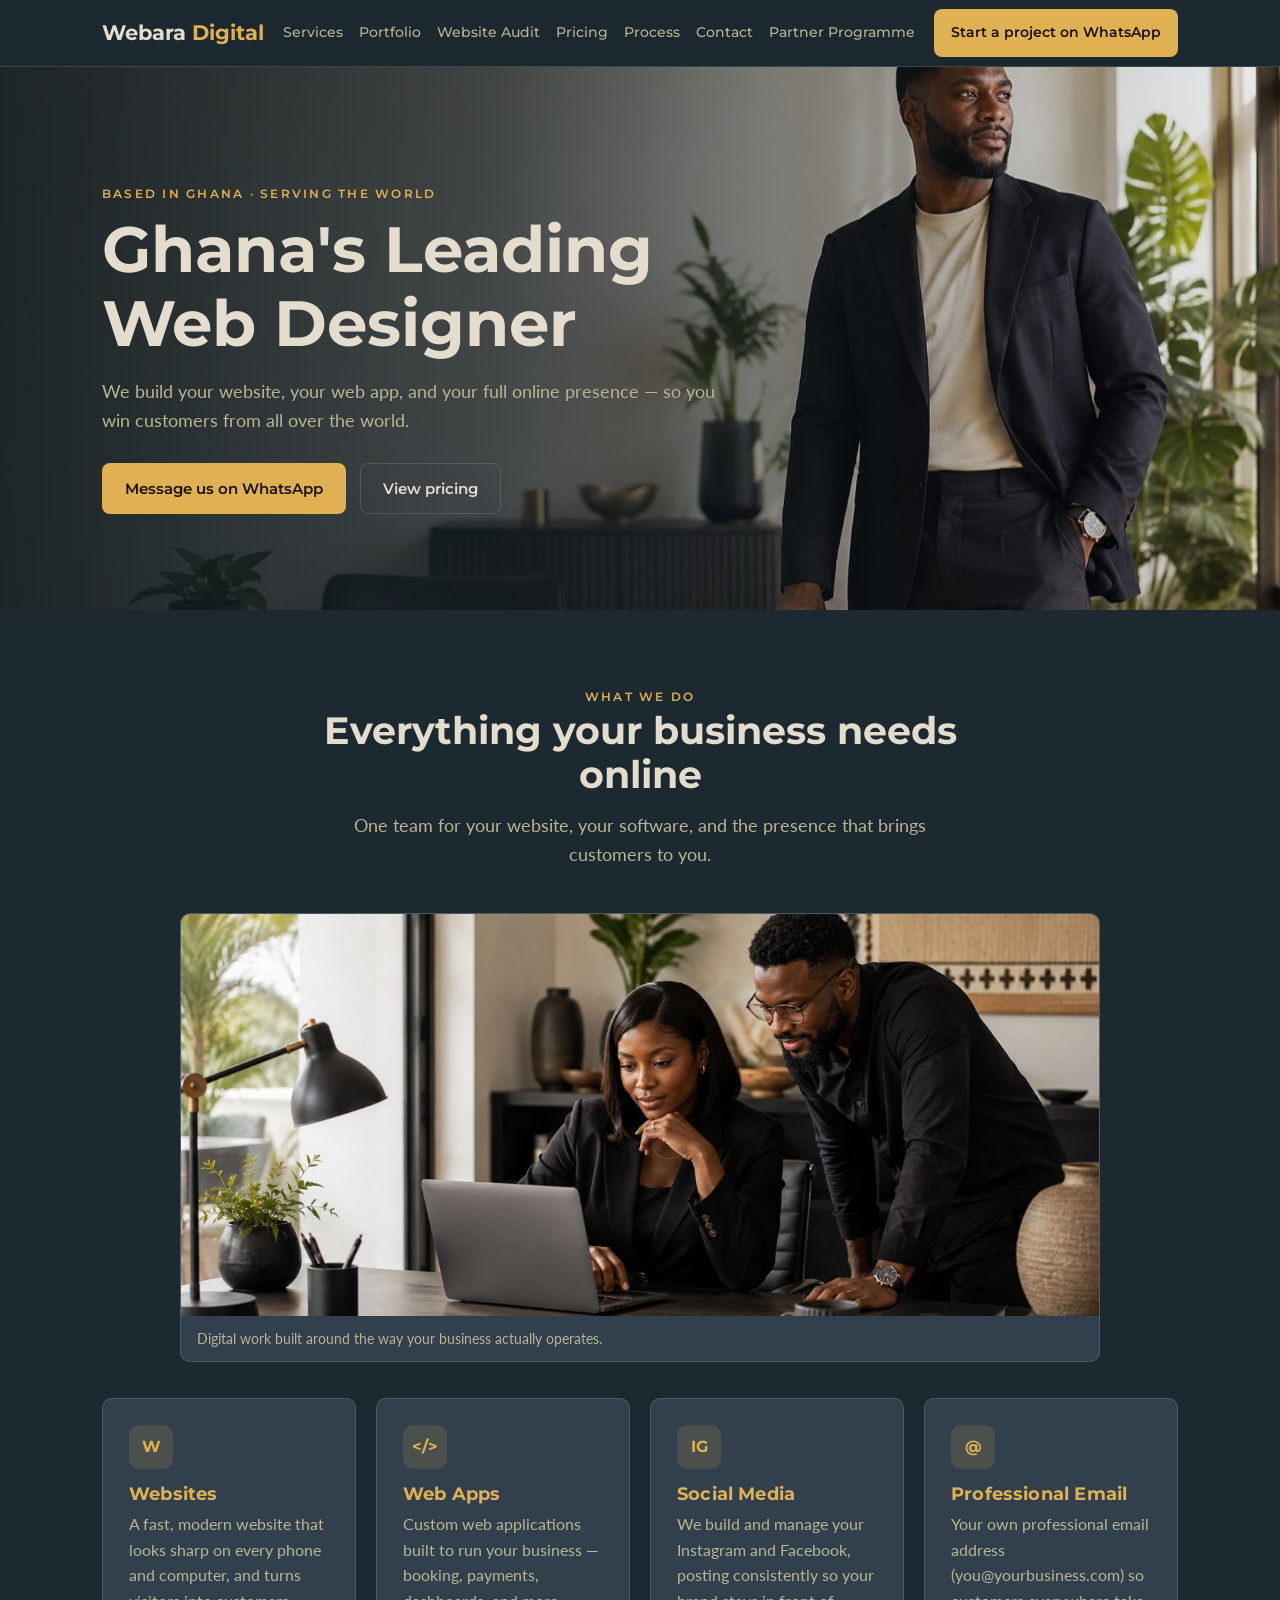
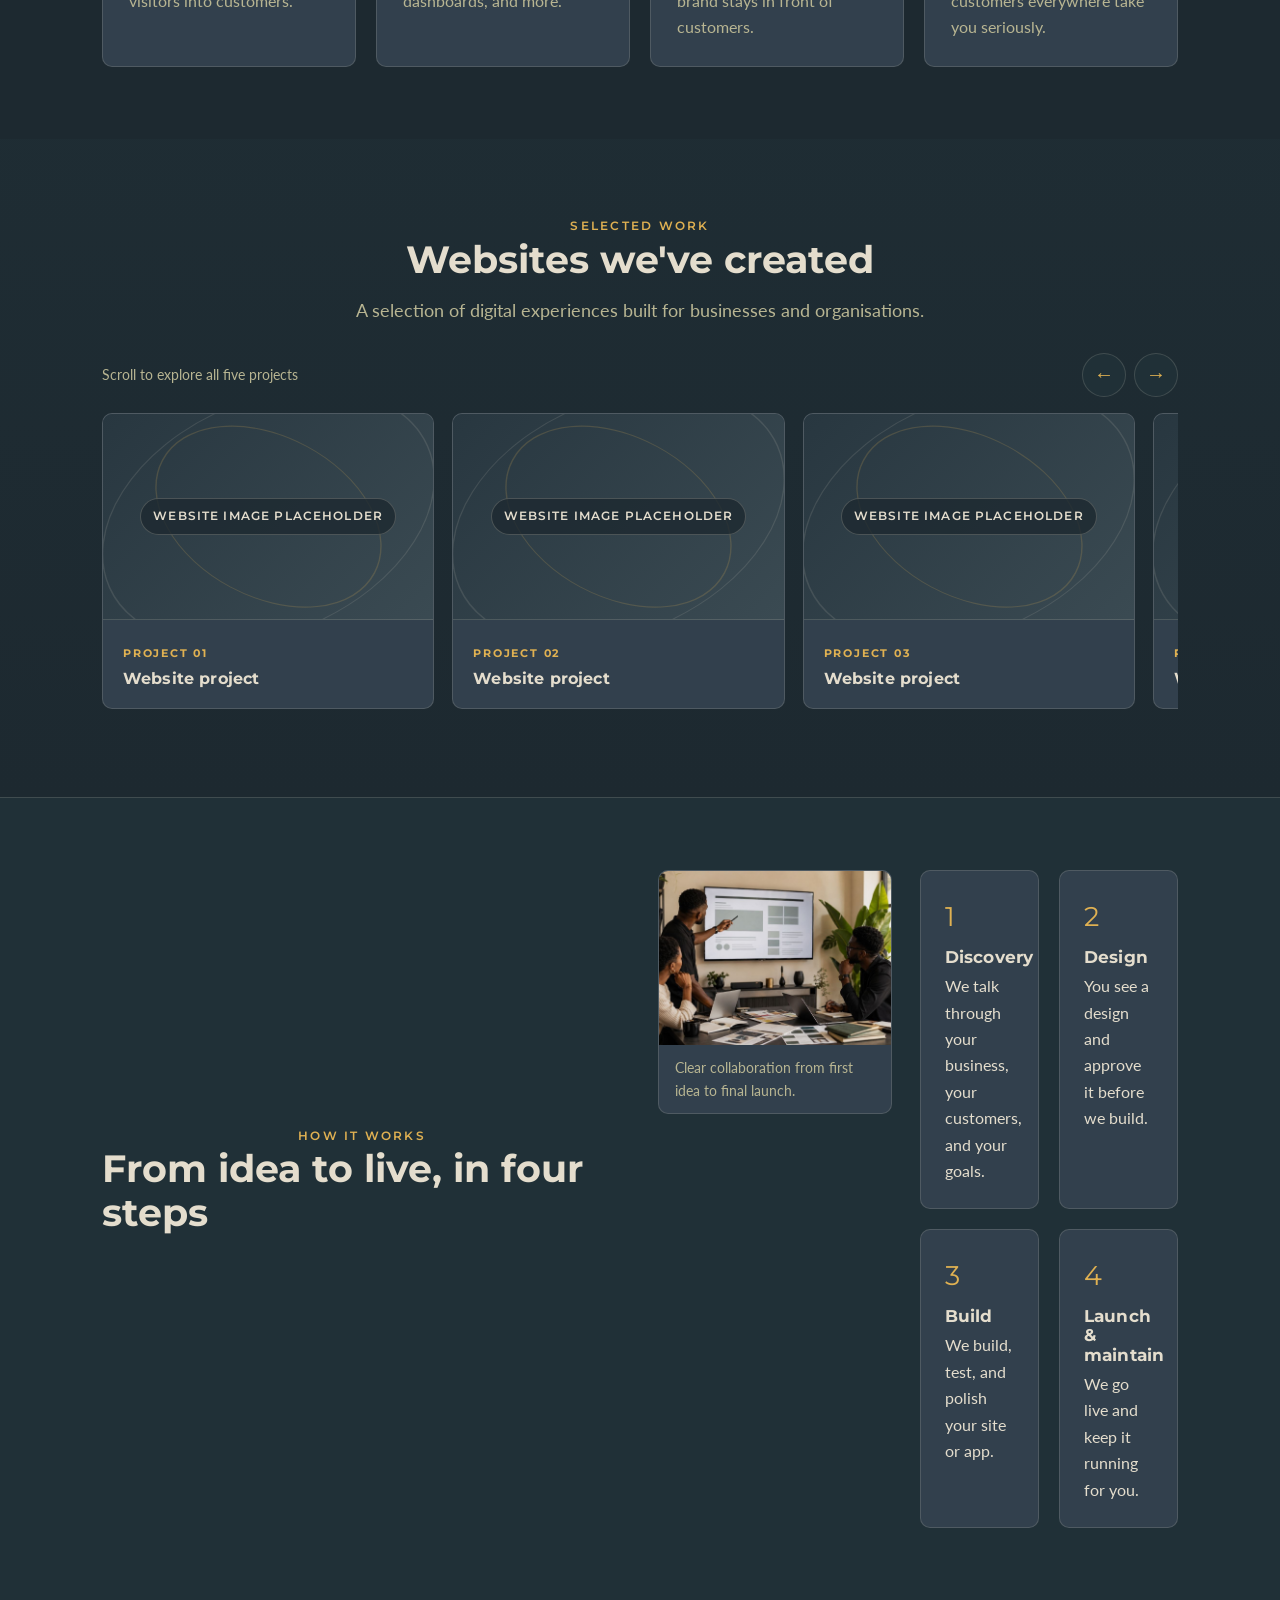
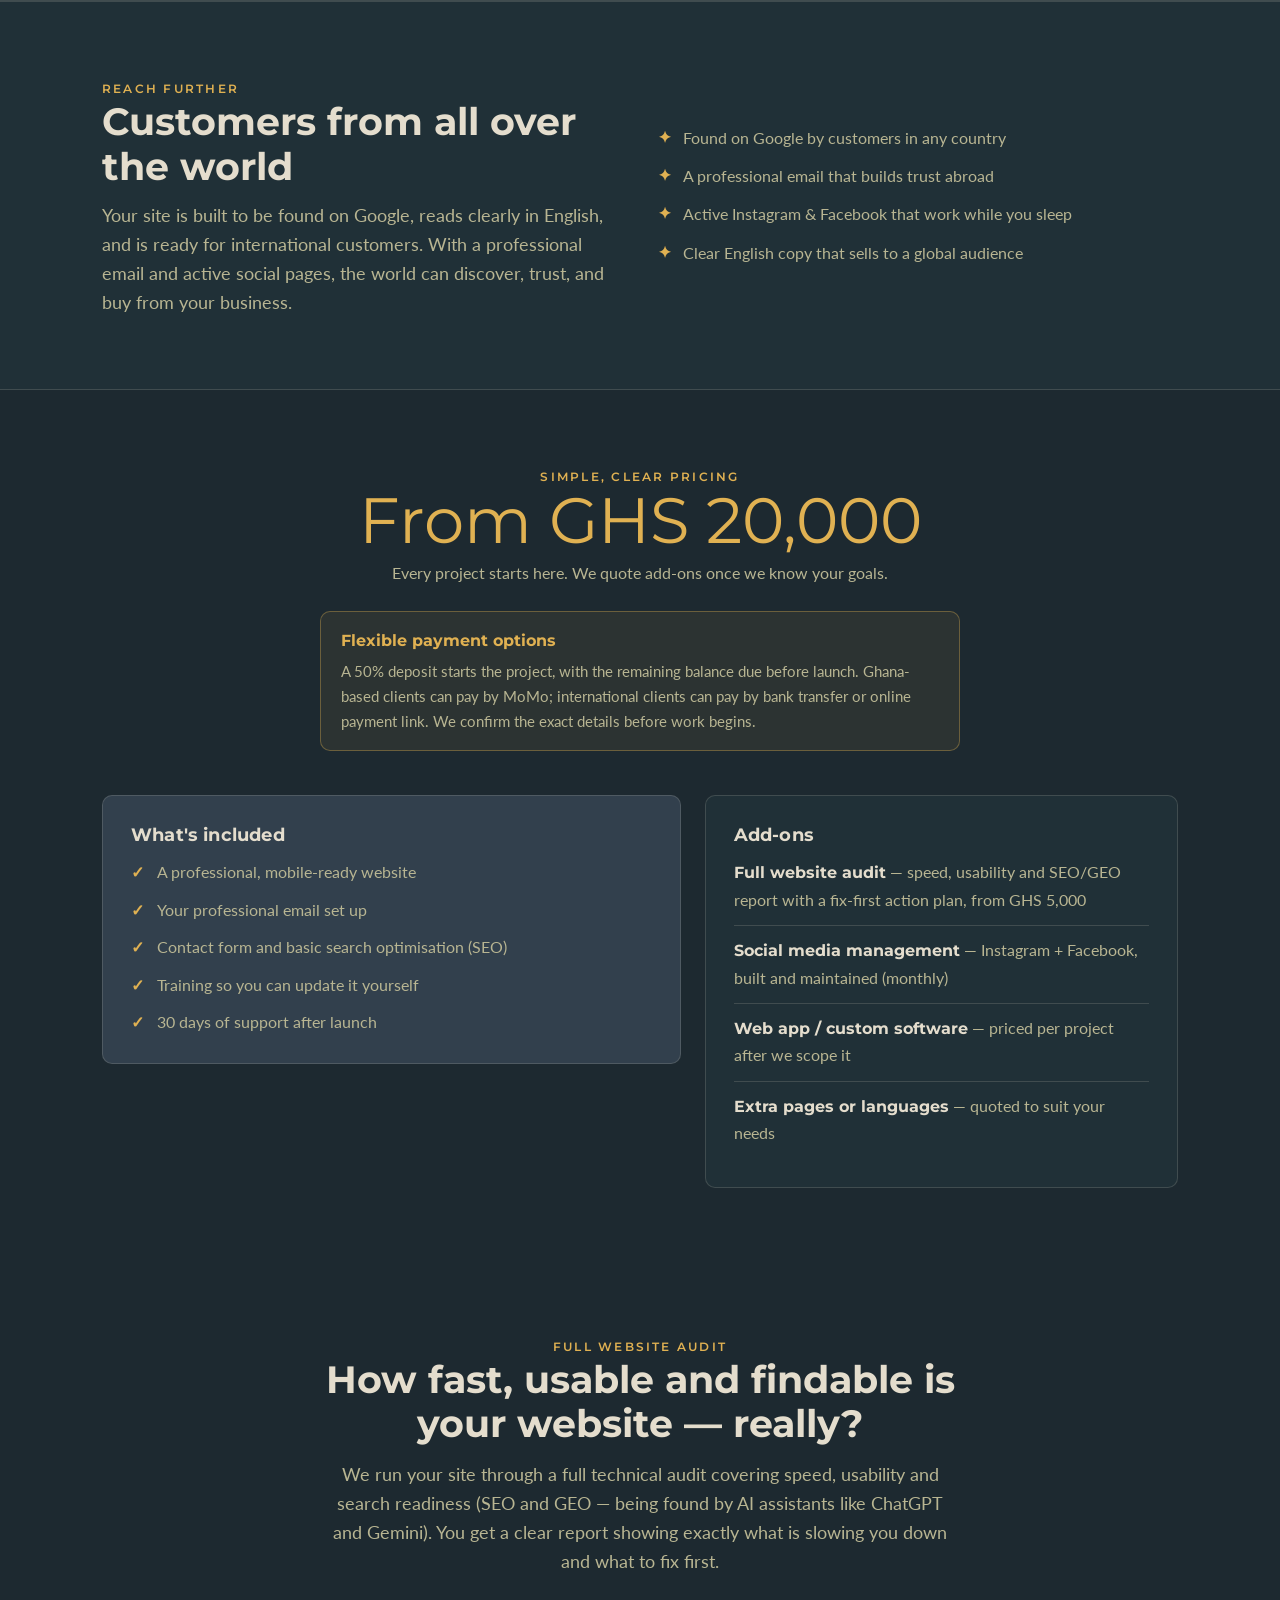
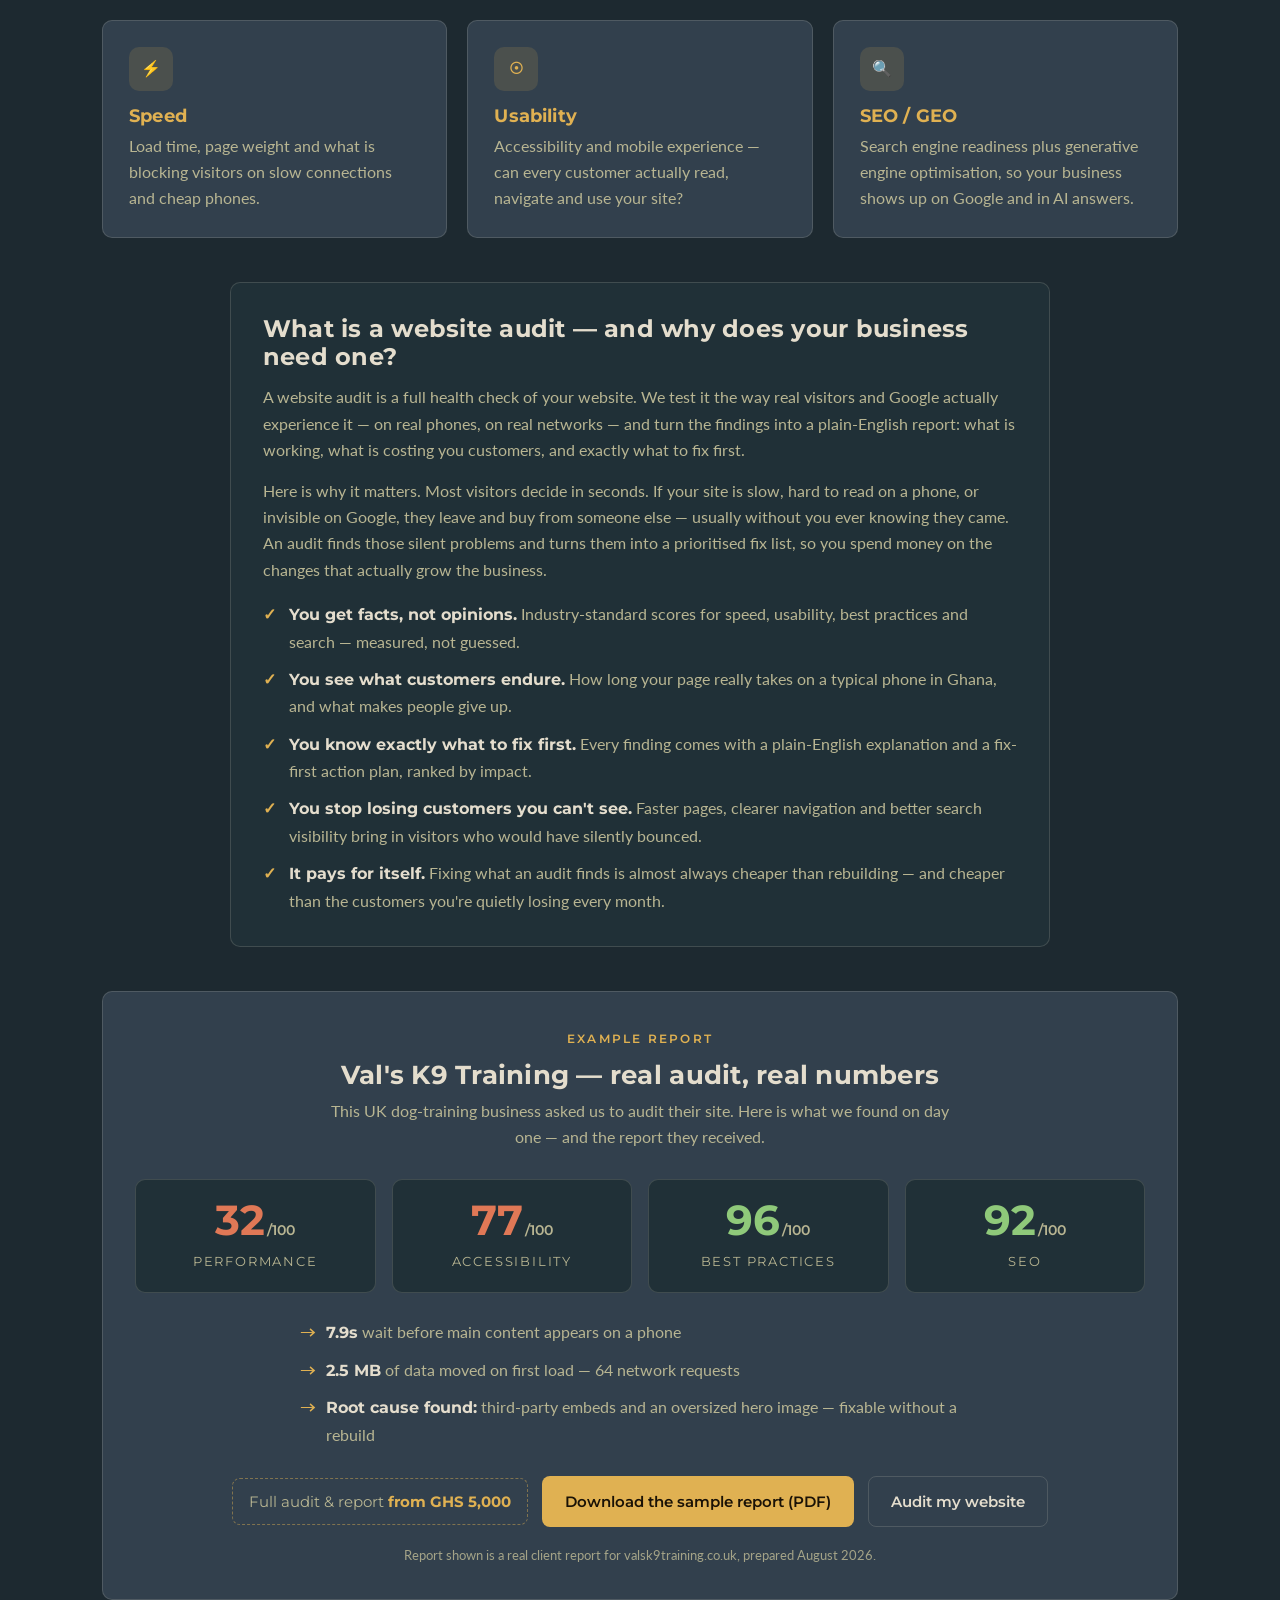
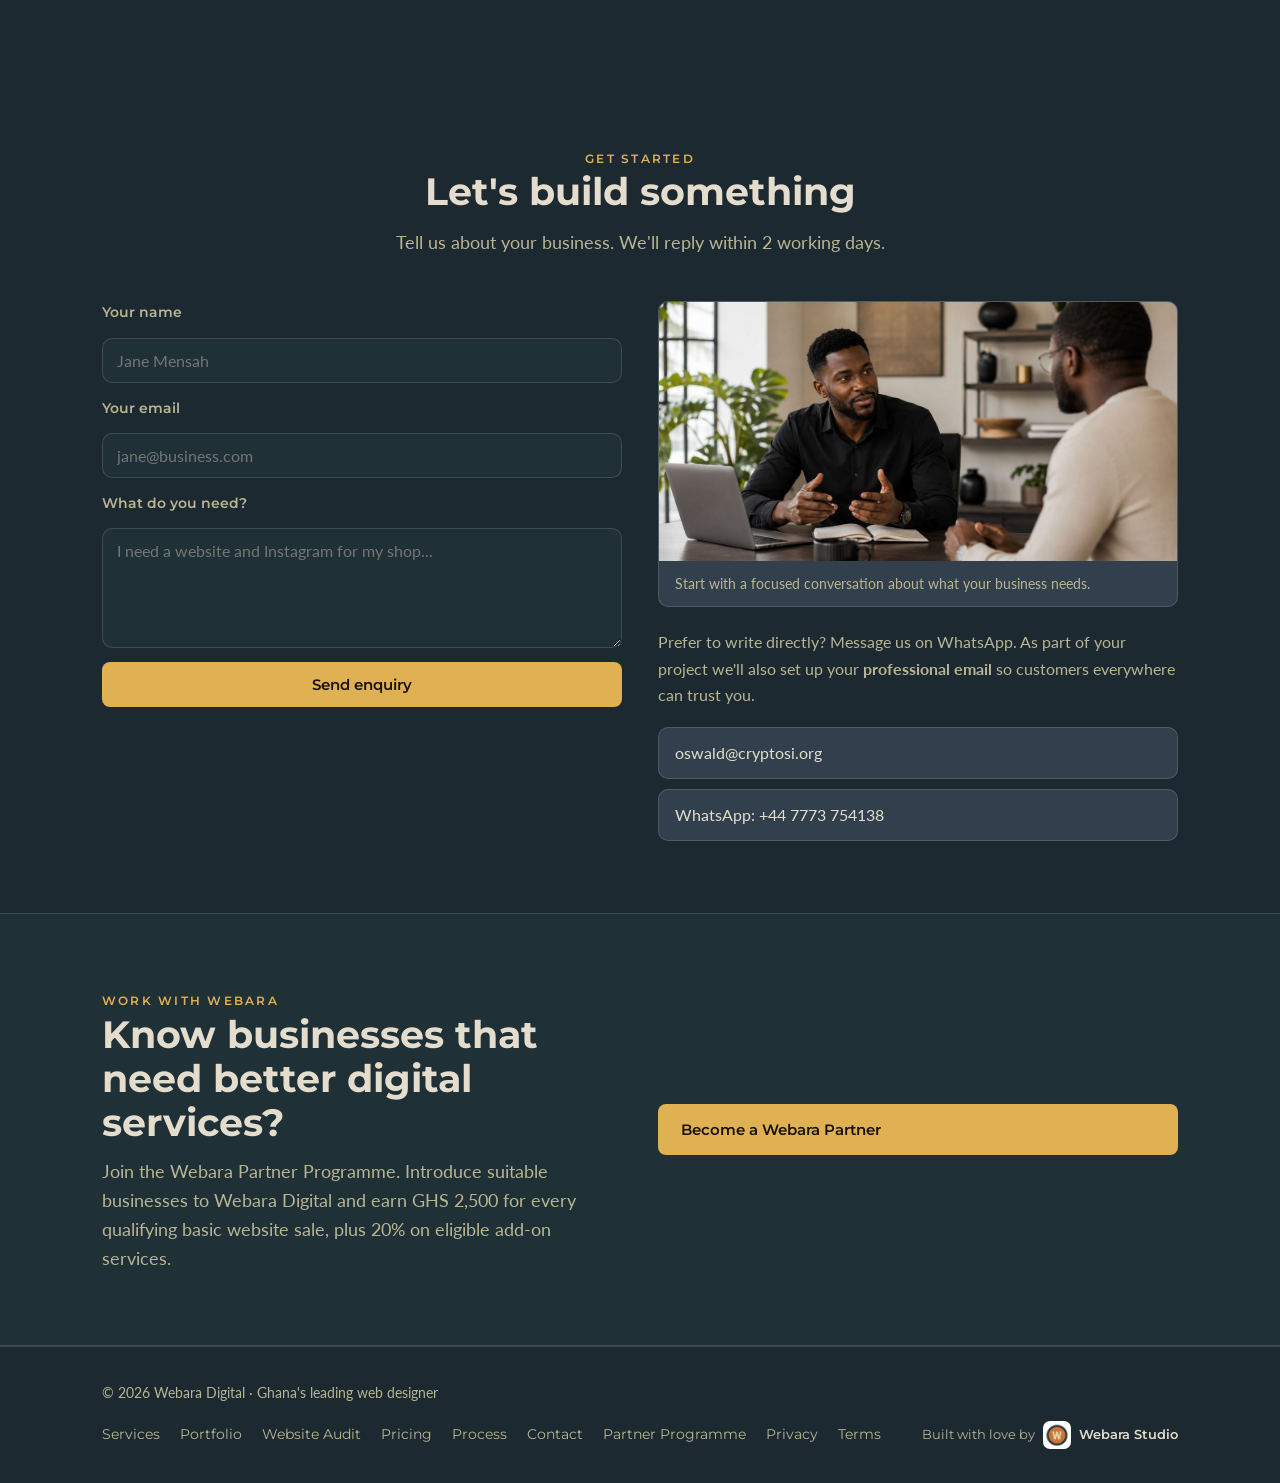
<file: index.html>
<!DOCTYPE html>
<html lang="en">
<head>
  <meta charset="UTF-8">
  <meta name="viewport" content="width=device-width, initial-scale=1.0">
  <!-- UPDATE: set your own title + meta description -->
  <title>Webara Digital — Ghana's Leading Web Designer</title>
  <meta name="description" content="Webara Digital builds websites, web apps, and full online presence for businesses in Ghana and worldwide. Full website audits for speed, usability and SEO/GEO. Websites from GHS 20,000, audits from GHS 5,000.">
  <link rel="preconnect" href="https://fonts.googleapis.com">
  <link rel="preconnect" href="https://fonts.gstatic.com" crossorigin>
  <link href="https://fonts.googleapis.com/css2?family=Lato:wght@400;700&family=Montserrat:wght@400;500;600;700&display=swap" rel="stylesheet">
  <link rel="stylesheet" href="styles.css">
</head>
<body>

  <!-- NAV -->
  <header class="nav">
    <div class="container nav-inner">
      <a class="brand" href="#top">Webara <b>Digital</b></a>
      <nav class="nav-links" id="navLinks">
        <a href="#services">Services</a>
        <a href="#portfolio">Portfolio</a>
        <a href="#audit">Website Audit</a>
        <a href="#pricing">Pricing</a>
        <a href="#process">Process</a>
        <a href="#contact">Contact</a>
        <a href="https://partnership.webarastudio.com/referral-programme?utm_source=webara_digital&amp;utm_medium=website&amp;utm_campaign=partner_programme">Partner Programme</a>
      </nav>
      <button class="nav-toggle" aria-label="Open menu" aria-expanded="false" aria-controls="navLinks">&#9776;</button>
      <a class="btn btn-gold" href="https://wa.me/447773754138?text=Hello%20Webara%20Digital%2C%20I%27d%20like%20to%20start%20a%20project." target="_blank" rel="noopener noreferrer">Start a project on WhatsApp</a>
    </div>
  </header>

  <!-- HERO -->
  <section class="hero" id="top">
    <div class="container">
      <span class="eyebrow">Based in Ghana · Serving the world</span>
      <h1>Ghana's Leading Web Designer</h1>
      <p class="lead">We build your website, your web app, and your full online presence — so you win customers from all over the world.</p>
      <div class="hero-cta">
        <a class="btn btn-gold" href="https://wa.me/447773754138?text=Hello%20Webara%20Digital%2C%20I%27d%20like%20to%20discuss%20a%20website%20or%20digital%20project." target="_blank" rel="noopener noreferrer">Message us on WhatsApp</a>
        <a class="btn btn-outline" href="#pricing">View pricing</a>
      </div>
    </div>
  </section>

  <!-- SERVICES -->
  <section id="services">
    <div class="container">
      <div class="section-head">
        <span class="eyebrow">What we do</span>
        <h2>Everything your business needs online</h2>
        <p class="lead">One team for your website, your software, and the presence that brings customers to you.</p>
      </div>
      <figure class="section-image services-image">
        <img src="assets/webara-digital-services.jpg" alt="Business owners reviewing a website project with a digital specialist">
        <figcaption>Digital work built around the way your business actually operates.</figcaption>
      </figure>
      <div class="grid">
        <div class="card">
          <div class="icon">W</div>
          <h3>Websites</h3>
          <p>A fast, modern website that looks sharp on every phone and computer, and turns visitors into customers.</p>
        </div>
        <div class="card">
          <div class="icon">&lt;/&gt;</div>
          <h3>Web Apps</h3>
          <p>Custom web applications built to run your business — booking, payments, dashboards, and more.</p>
        </div>
        <div class="card">
          <div class="icon">IG</div>
          <h3>Social Media</h3>
          <p>We build and manage your Instagram and Facebook, posting consistently so your brand stays in front of customers.</p>
        </div>
        <div class="card">
          <div class="icon">@</div>
          <h3>Professional Email</h3>
          <p>Your own professional email address (you@yourbusiness.com) so customers everywhere take you seriously.</p>
        </div>
      </div>
    </div>
  </section>

  <!-- PORTFOLIO -->
  <section id="portfolio" class="portfolio-section">
    <div class="container">
      <div class="section-head">
        <span class="eyebrow">Selected work</span>
        <h2>Websites we've created</h2>
        <p class="lead">A selection of digital experiences built for businesses and organisations.</p>
      </div>
      <div class="portfolio-toolbar">
        <p class="portfolio-hint" id="portfolioHint">Scroll to explore all five projects</p>
        <div class="portfolio-controls" aria-label="Portfolio carousel controls">
          <button class="portfolio-arrow" type="button" data-portfolio-direction="-1" aria-label="Scroll portfolio left">&#8592;</button>
          <button class="portfolio-arrow" type="button" data-portfolio-direction="1" aria-label="Scroll portfolio right">&#8594;</button>
        </div>
      </div>
      <div class="portfolio-track" id="portfolioTrack" tabindex="0" aria-label="Five selected website projects. Scroll horizontally to explore.">
        <article class="portfolio-card">
          <div class="portfolio-image-placeholder" role="img" aria-label="Website image placeholder for project 1"><span>Website image placeholder</span></div>
          <div class="portfolio-card-copy"><span class="portfolio-index">PROJECT 01</span><h3>Website project</h3></div>
        </article>
        <article class="portfolio-card">
          <div class="portfolio-image-placeholder" role="img" aria-label="Website image placeholder for project 2"><span>Website image placeholder</span></div>
          <div class="portfolio-card-copy"><span class="portfolio-index">PROJECT 02</span><h3>Website project</h3></div>
        </article>
        <article class="portfolio-card">
          <div class="portfolio-image-placeholder" role="img" aria-label="Website image placeholder for project 3"><span>Website image placeholder</span></div>
          <div class="portfolio-card-copy"><span class="portfolio-index">PROJECT 03</span><h3>Website project</h3></div>
        </article>
        <article class="portfolio-card">
          <div class="portfolio-image-placeholder" role="img" aria-label="Website image placeholder for project 4"><span>Website image placeholder</span></div>
          <div class="portfolio-card-copy"><span class="portfolio-index">PROJECT 04</span><h3>Website project</h3></div>
        </article>
        <article class="portfolio-card">
          <div class="portfolio-image-placeholder" role="img" aria-label="Website image placeholder for project 5"><span>Website image placeholder</span></div>
          <div class="portfolio-card-copy"><span class="portfolio-index">PROJECT 05</span><h3>Website project</h3></div>
        </article>
      </div>
    </div>
  </section>

  <!-- PROCESS -->
  <section id="process" class="band process-section">
    <div class="container">
      <div class="section-head">
        <span class="eyebrow">How it works</span>
        <h2>From idea to live, in four steps</h2>
      </div>
      <div class="process-layout">
        <figure class="section-image process-image">
          <img src="assets/webara-digital-studio.jpg" alt="Digital team reviewing a website and application design together">
          <figcaption>Clear collaboration from first idea to final launch.</figcaption>
        </figure>
        <div class="steps">
          <div class="step"><div class="num">1</div><h3>Discovery</h3><p>We talk through your business, your customers, and your goals.</p></div>
          <div class="step"><div class="num">2</div><h3>Design</h3><p>You see a design and approve it before we build.</p></div>
          <div class="step"><div class="num">3</div><h3>Build</h3><p>We build, test, and polish your site or app.</p></div>
          <div class="step"><div class="num">4</div><h3>Launch &amp; maintain</h3><p>We go live and keep it running for you.</p></div>
        </div>
      </div>
    </div>
  </section>

  <!-- GLOBAL BAND -->
  <section class="band">
    <div class="container">
      <div>
        <span class="eyebrow">Reach further</span>
        <h2>Customers from all over the world</h2>
        <p class="lead" style="margin-top:12px">Your site is built to be found on Google, reads clearly in English, and is ready for international customers. With a professional email and active social pages, the world can discover, trust, and buy from your business.</p>
      </div>
      <ul class="band-list">
        <li><span class="dot">&#10022;</span><span>Found on Google by customers in any country</span></li>
        <li><span class="dot">&#10022;</span><span>A professional email that builds trust abroad</span></li>
        <li><span class="dot">&#10022;</span><span>Active Instagram &amp; Facebook that work while you sleep</span></li>
        <li><span class="dot">&#10022;</span><span>Clear English copy that sells to a global audience</span></li>
      </ul>
    </div>
  </section>

  <!-- PRICING -->
  <section id="pricing">
    <div class="container">
      <div class="section-head price-hero">
        <span class="eyebrow">Simple, clear pricing</span>
        <div class="price-amount">From GHS 20,000</div>
        <p class="price-note">Every project starts here. We quote add-ons once we know your goals.</p>
        <div class="payment-note">
          <strong>Flexible payment options</strong>
          <span>A 50% deposit starts the project, with the remaining balance due before launch. Ghana-based clients can pay by MoMo; international clients can pay by bank transfer or online payment link. We confirm the exact details before work begins.</span>
        </div>
      </div>
      <div class="pricing-grid">
        <div class="included">
          <h3>What's included</h3>
          <ul>
            <li>A professional, mobile-ready website</li>
            <li>Your professional email set up</li>
            <li>Contact form and basic search optimisation (SEO)</li>
            <li>Training so you can update it yourself</li>
            <li>30 days of support after launch</li>
          </ul>
        </div>
        <div class="addons">
          <h3>Add-ons</h3>
          <ul>
            <li><strong>Full website audit</strong> — speed, usability and SEO/GEO report with a fix-first action plan, from GHS 5,000</li>
            <li><strong>Social media management</strong> — Instagram + Facebook, built and maintained (monthly)</li>
            <li><strong>Web app / custom software</strong> — priced per project after we scope it</li>
            <li><strong>Extra pages or languages</strong> — quoted to suit your needs</li>
          </ul>
        </div>
      </div>
    </div>
  </section>

  <!-- WEBSITE AUDIT -->
  <section id="audit">
    <div class="container">
      <div class="section-head">
        <span class="eyebrow">Full website audit</span>
        <h2>How fast, usable and findable is your website — really?</h2>
        <p class="lead">We run your site through a full technical audit covering speed, usability and search readiness (SEO and GEO — being found by AI assistants like ChatGPT and Gemini). You get a clear report showing exactly what is slowing you down and what to fix first.</p>
      </div>
      <div class="audit-grid">
        <div class="card">
          <div class="icon">&#9889;</div>
          <h3>Speed</h3>
          <p>Load time, page weight and what is blocking visitors on slow connections and cheap phones.</p>
        </div>
        <div class="card">
          <div class="icon">&#9737;</div>
          <h3>Usability</h3>
          <p>Accessibility and mobile experience — can every customer actually read, navigate and use your site?</p>
        </div>
        <div class="card">
          <div class="icon">&#128269;</div>
          <h3>SEO / GEO</h3>
          <p>Search engine readiness plus generative engine optimisation, so your business shows up on Google and in AI answers.</p>
        </div>
      </div>

      <div class="audit-explain">
        <h3>What is a website audit — and why does your business need one?</h3>
        <p>A website audit is a full health check of your website. We test it the way real visitors and Google actually experience it — on real phones, on real networks — and turn the findings into a plain-English report: what is working, what is costing you customers, and exactly what to fix first.</p>
        <p>Here is why it matters. Most visitors decide in seconds. If your site is slow, hard to read on a phone, or invisible on Google, they leave and buy from someone else — usually without you ever knowing they came. An audit finds those silent problems and turns them into a prioritised fix list, so you spend money on the changes that actually grow the business.</p>
        <ul>
          <li><strong>You get facts, not opinions.</strong> Industry-standard scores for speed, usability, best practices and search — measured, not guessed.</li>
          <li><strong>You see what customers endure.</strong> How long your page really takes on a typical phone in Ghana, and what makes people give up.</li>
          <li><strong>You know exactly what to fix first.</strong> Every finding comes with a plain-English explanation and a fix-first action plan, ranked by impact.</li>
          <li><strong>You stop losing customers you can't see.</strong> Faster pages, clearer navigation and better search visibility bring in visitors who would have silently bounced.</li>
          <li><strong>It pays for itself.</strong> Fixing what an audit finds is almost always cheaper than rebuilding — and cheaper than the customers you're quietly losing every month.</li>
        </ul>
      </div>

      <!-- Example report -->
      <div class="audit-example">
        <div class="audit-example-head">
          <span class="eyebrow">Example report</span>
          <h3>Val's K9 Training — real audit, real numbers</h3>
          <p>This UK dog-training business asked us to audit their site. Here is what we found on day one — and the report they received.</p>
        </div>
        <div class="audit-scores" role="list" aria-label="Audit scores for valsk9training.co.uk">
          <div class="score" role="listitem">
            <div class="score-num poor">32<span>/100</span></div>
            <div class="score-label">Performance</div>
          </div>
          <div class="score" role="listitem">
            <div class="score-num poor">77<span>/100</span></div>
            <div class="score-label">Accessibility</div>
          </div>
          <div class="score" role="listitem">
            <div class="score-num good">96<span>/100</span></div>
            <div class="score-label">Best Practices</div>
          </div>
          <div class="score" role="listitem">
            <div class="score-num good">92<span>/100</span></div>
            <div class="score-label">SEO</div>
          </div>
        </div>
        <ul class="audit-facts">
          <li><strong>7.9s</strong> wait before main content appears on a phone</li>
          <li><strong>2.5&nbsp;MB</strong> of data moved on first load — 64 network requests</li>
          <li><strong>Root cause found:</strong> third-party embeds and an oversized hero image — fixable without a rebuild</li>
        </ul>
        <div class="audit-example-cta">
          <span class="audit-price">Full audit &amp; report <b>from GHS 5,000</b></span>
          <a class="btn btn-gold" href="assets/webara-audit-valsk9training-sample.pdf" download="Webara-Website-Audit-Valsk9training.pdf">Download the sample report (PDF)</a>
          <a class="btn btn-outline" href="https://wa.me/447773754138?text=Hello%20Webara%20Digital%2C%20I%27d%20like%20a%20full%20website%20audit." target="_blank" rel="noopener noreferrer">Audit my website</a>
        </div>
        <p class="audit-fine">Report shown is a real client report for valsk9training.co.uk, prepared August 2026.</p>
      </div>
    </div>
  </section>

  <!-- CONTACT -->
  <section id="contact">
    <div class="container">
      <div class="section-head">
        <span class="eyebrow">Get started</span>
        <h2>Let's build something</h2>
        <p class="lead">Tell us about your business. We'll reply within 2 working days.</p>
      </div>
      <div class="contact-grid">
        <!-- Enquiries are sent directly to WhatsApp with the visitor's details. -->
        <form onsubmit="sendMessage(event)">
          <label for="name">Your name</label>
          <input id="name" type="text" required placeholder="Jane Mensah">
          <label for="email">Your email</label>
          <input id="email" type="email" required placeholder="jane@business.com">
          <label for="message">What do you need?</label>
          <textarea id="message" required placeholder="I need a website and Instagram for my shop..."></textarea>
          <button class="btn btn-gold" type="submit">Send enquiry</button>
        </form>
        <div class="contact-side">
          <figure class="section-image consultation-image">
            <img src="assets/webara-digital-consultation.jpg" alt="Business consultation between two professionals in a modern office">
            <figcaption>Start with a focused conversation about what your business needs.</figcaption>
          </figure>
          <p>Prefer to write directly? Message us on WhatsApp. As part of your project we'll also set up your <strong>professional email</strong> so customers everywhere can trust you.</p>
          <!-- Direct contact details -->
          <div class="direct">
            <a href="mailto:oswald@cryptosi.org">oswald@cryptosi.org</a>
            <a href="https://wa.me/447773754138?text=Hello%20Webara%20Digital%2C%20I%27d%20like%20to%20make%20an%20enquiry." target="_blank" rel="noopener noreferrer">WhatsApp: +44 7773 754138</a>
          </div>
        </div>
      </div>
    </div>
  </section>

  <!-- PARTNER PROGRAMME -->
  <section class="band partner-band">
    <div class="container">
      <div>
        <span class="eyebrow">Work with Webara</span>
        <h2>Know businesses that need better digital services?</h2>
        <p class="lead" style="margin-top:12px">Join the Webara Partner Programme. Introduce suitable businesses to Webara Digital and earn GHS 2,500 for every qualifying basic website sale, plus 20% on eligible add-on services.</p>
      </div>
      <a class="btn btn-gold" href="https://partnership.webarastudio.com/referral-programme/apply?utm_source=webara_digital&amp;utm_medium=website&amp;utm_campaign=partner_programme">Become a Webara Partner</a>
    </div>
  </section>

  <!-- FOOTER -->
  <footer class="footer">
    <div class="container footer-inner">
      <div>&copy; 2026 Webara Digital · Ghana's leading web designer</div>
      <nav class="flinks">
        <a href="#services">Services</a>
        <a href="#portfolio">Portfolio</a>
        <a href="#audit">Website Audit</a>
        <a href="#pricing">Pricing</a>
        <a href="#process">Process</a>
        <a href="#contact">Contact</a>
        <a href="https://partnership.webarastudio.com/referral-programme?utm_source=webara_digital&amp;utm_medium=website&amp;utm_campaign=partner_programme">Partner Programme</a>
        <a href="privacy.html">Privacy</a>
        <a href="terms.html">Terms</a>
      </nav>
      <a class="footer-credit" href="https://www.webarastudio.com" target="_blank" rel="noopener noreferrer" aria-label="Built with love by Webara Studio">
        <span>Built with love by</span>
        <img src="assets/webara-w.webp" alt="Webara Studio" width="28" height="28">
        <strong>Webara Studio</strong>
      </a>
    </div>
  </footer>

  <script>
    (function(){
      // Mobile nav
      var t=document.querySelector('.nav-toggle');
      var m=document.getElementById('navLinks');
      if(t&&m){
        t.addEventListener('click',function(){
          var open=m.classList.toggle('open');
          t.setAttribute('aria-expanded', open?'true':'false');
          t.setAttribute('aria-label', open?'Close menu':'Open menu');
        });
        m.querySelectorAll('a').forEach(function(a){
          a.addEventListener('click',function(){ m.classList.remove('open'); t.setAttribute('aria-expanded','false'); });
        });
      }
    })();
    (function(){
      var track=document.getElementById('portfolioTrack');
      if(!track)return;
      var section=document.getElementById('portfolio');
      var motion=window.matchMedia('(prefers-reduced-motion: reduce)');
      var direction=1;
      var timer=null;
      function cardDistance(){
        var card=track.querySelector('.portfolio-card');
        if(!card)return 0;
        var gap=parseFloat(window.getComputedStyle(track).columnGap)||0;
        return card.getBoundingClientRect().width+gap;
      }
      function advance(){
        var max=track.scrollWidth-track.clientWidth;
        if(max<=1)return;
        var next=track.scrollLeft+cardDistance()*direction;
        if(next>=max-2){next=max;direction=-1;}
        else if(next<=2){next=0;direction=1;}
        track.scrollTo({left:next,behavior:motion.matches?'auto':'smooth'});
      }
      function pause(){
        if(timer){window.clearInterval(timer);timer=null;}
        var position=track.scrollLeft;
        var originalBehavior=track.style.scrollBehavior;
        track.style.scrollBehavior='auto';
        track.scrollTo({left:position,behavior:'auto'});
        track.style.scrollBehavior=originalBehavior;
      }
      function resume(){
        if(motion.matches||timer||(section&&section.matches(':hover')))return;
        timer=window.setInterval(advance,4500);
      }
      document.querySelectorAll('[data-portfolio-direction]').forEach(function(button){
        button.addEventListener('click',function(){
          var distance=cardDistance();
          if(!distance)return;
          track.scrollBy({left:distance*Number(button.getAttribute('data-portfolio-direction')),behavior:motion.matches?'auto':'smooth'});
        });
      });
      if(section){
        section.addEventListener('mouseenter',pause);
        section.addEventListener('mouseleave',resume);
      }
      if(motion.addEventListener)motion.addEventListener('change',function(){if(motion.matches)pause();else resume();});
      else if(motion.addListener)motion.addListener(function(){if(motion.matches)pause();else resume();});
      resume();
    })();
    function sendMessage(e){
      e.preventDefault();
      var name=encodeURIComponent(document.getElementById('name').value);
      var email=encodeURIComponent(document.getElementById('email').value);
      var msg=document.getElementById('message').value;
      var body='Hello Webara Digital, I would like to make an enquiry.%0A%0AName: '+name+'%0AEmail: '+email+'%0A%0A'+encodeURIComponent(msg);
      window.location.href='https://wa.me/447773754138?text='+body;
    }
  </script>
</body>
</html>
</file>
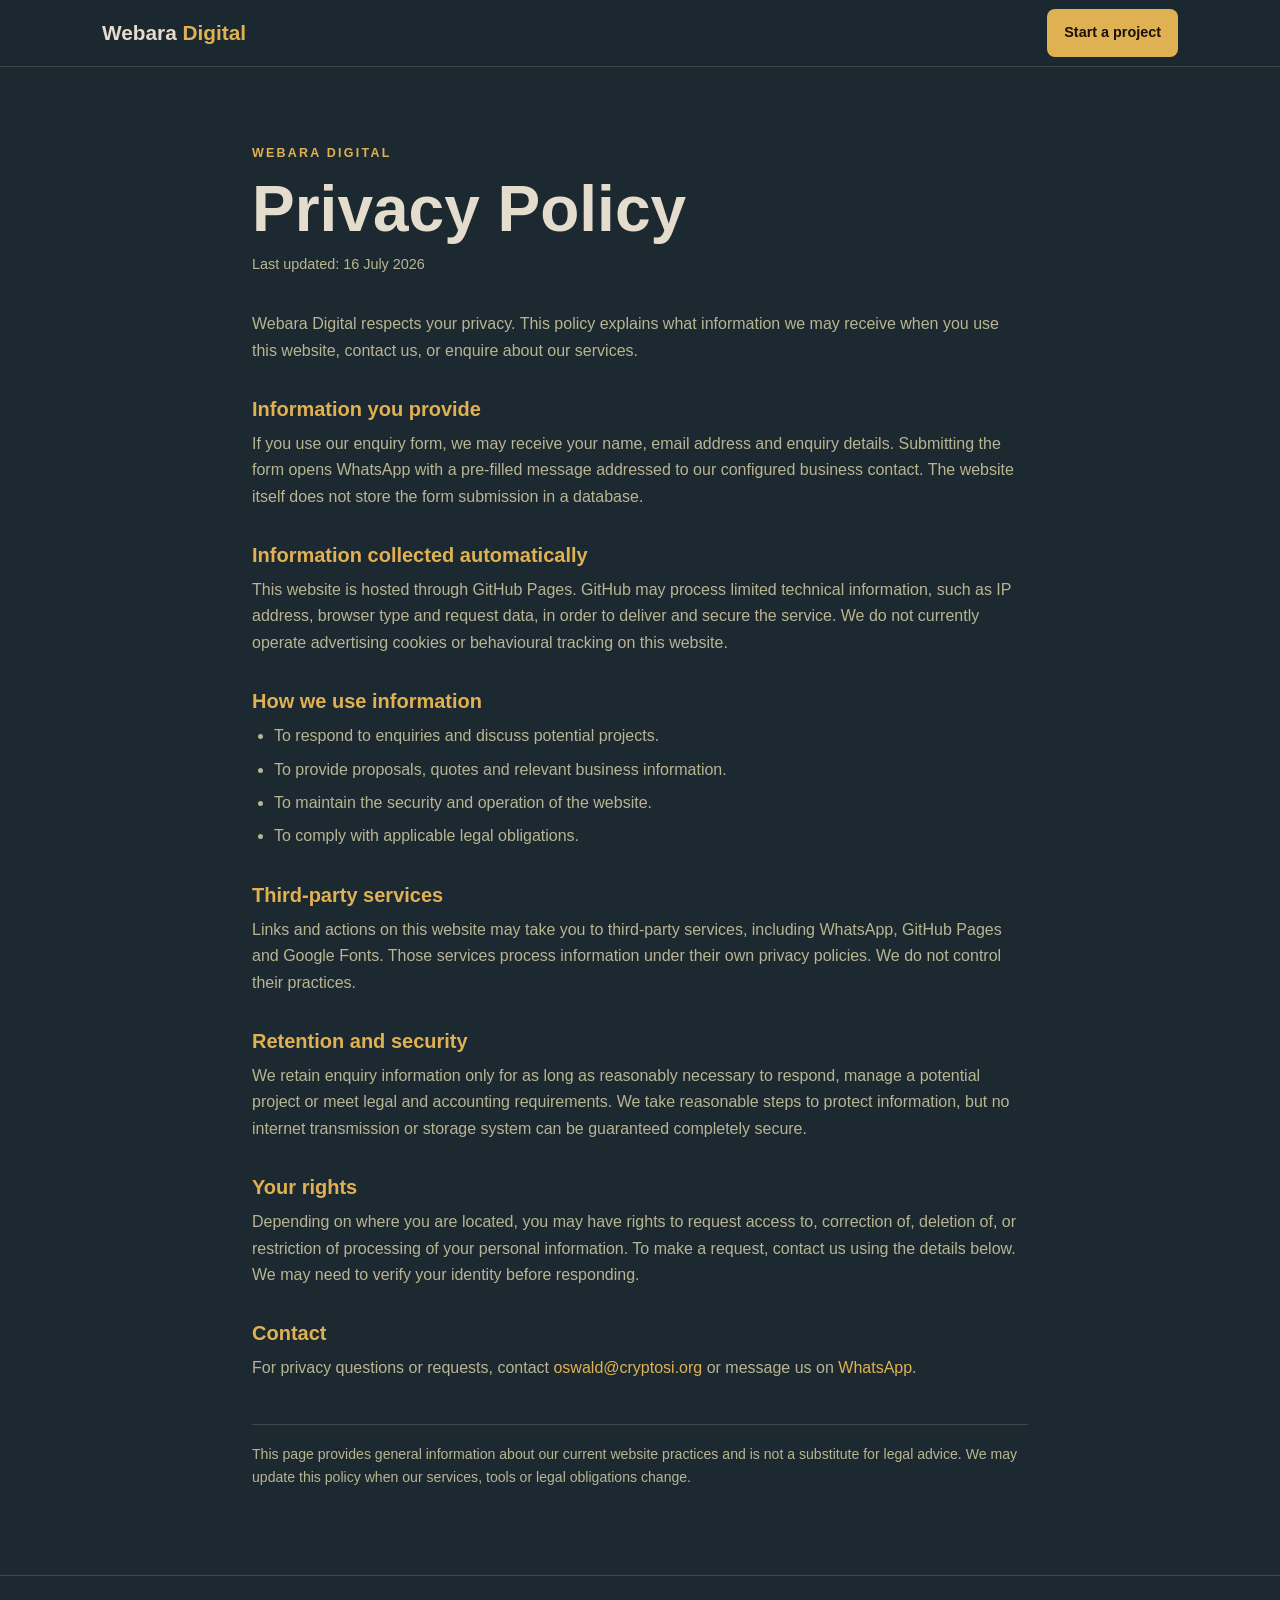
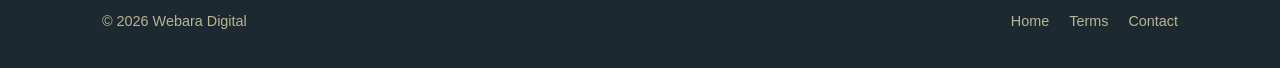
<file: privacy.html>
<!DOCTYPE html>
<html lang="en">
<head>
  <meta charset="UTF-8">
  <meta name="viewport" content="width=device-width, initial-scale=1.0">
  <title>Privacy Policy — Webara Digital</title>
  <meta name="description" content="Webara Digital privacy policy covering the information collected through our website and enquiry channels.">
  <link rel="stylesheet" href="styles.css">
</head>
<body>
  <header class="nav">
    <div class="container nav-inner">
      <a class="brand" href="index.html">Webara <b>Digital</b></a>
      <a class="btn btn-gold" href="index.html#contact">Start a project</a>
    </div>
  </header>

  <main class="legal-page">
    <div class="container legal-content">
      <span class="eyebrow">Webara Digital</span>
      <h1>Privacy Policy</h1>
      <p class="legal-updated">Last updated: 16 July 2026</p>

      <p>Webara Digital respects your privacy. This policy explains what information we may receive when you use this website, contact us, or enquire about our services.</p>

      <h2>Information you provide</h2>
      <p>If you use our enquiry form, we may receive your name, email address and enquiry details. Submitting the form opens WhatsApp with a pre-filled message addressed to our configured business contact. The website itself does not store the form submission in a database.</p>

      <h2>Information collected automatically</h2>
      <p>This website is hosted through GitHub Pages. GitHub may process limited technical information, such as IP address, browser type and request data, in order to deliver and secure the service. We do not currently operate advertising cookies or behavioural tracking on this website.</p>

      <h2>How we use information</h2>
      <ul>
        <li>To respond to enquiries and discuss potential projects.</li>
        <li>To provide proposals, quotes and relevant business information.</li>
        <li>To maintain the security and operation of the website.</li>
        <li>To comply with applicable legal obligations.</li>
      </ul>

      <h2>Third-party services</h2>
      <p>Links and actions on this website may take you to third-party services, including WhatsApp, GitHub Pages and Google Fonts. Those services process information under their own privacy policies. We do not control their practices.</p>

      <h2>Retention and security</h2>
      <p>We retain enquiry information only for as long as reasonably necessary to respond, manage a potential project or meet legal and accounting requirements. We take reasonable steps to protect information, but no internet transmission or storage system can be guaranteed completely secure.</p>

      <h2>Your rights</h2>
      <p>Depending on where you are located, you may have rights to request access to, correction of, deletion of, or restriction of processing of your personal information. To make a request, contact us using the details below. We may need to verify your identity before responding.</p>

      <h2>Contact</h2>
      <p>For privacy questions or requests, contact <a href="mailto:oswald@cryptosi.org">oswald@cryptosi.org</a> or message us on <a href="https://wa.me/447773754138" target="_blank" rel="noopener noreferrer">WhatsApp</a>.</p>

      <p class="legal-note">This page provides general information about our current website practices and is not a substitute for legal advice. We may update this policy when our services, tools or legal obligations change.</p>
    </div>
  </main>

  <footer class="footer">
    <div class="container footer-inner">
      <div>&copy; 2026 Webara Digital</div>
      <nav class="flinks">
        <a href="index.html">Home</a>
        <a href="terms.html">Terms</a>
        <a href="index.html#contact">Contact</a>
      </nav>
    </div>
  </footer>
</body>
</html>
</file>
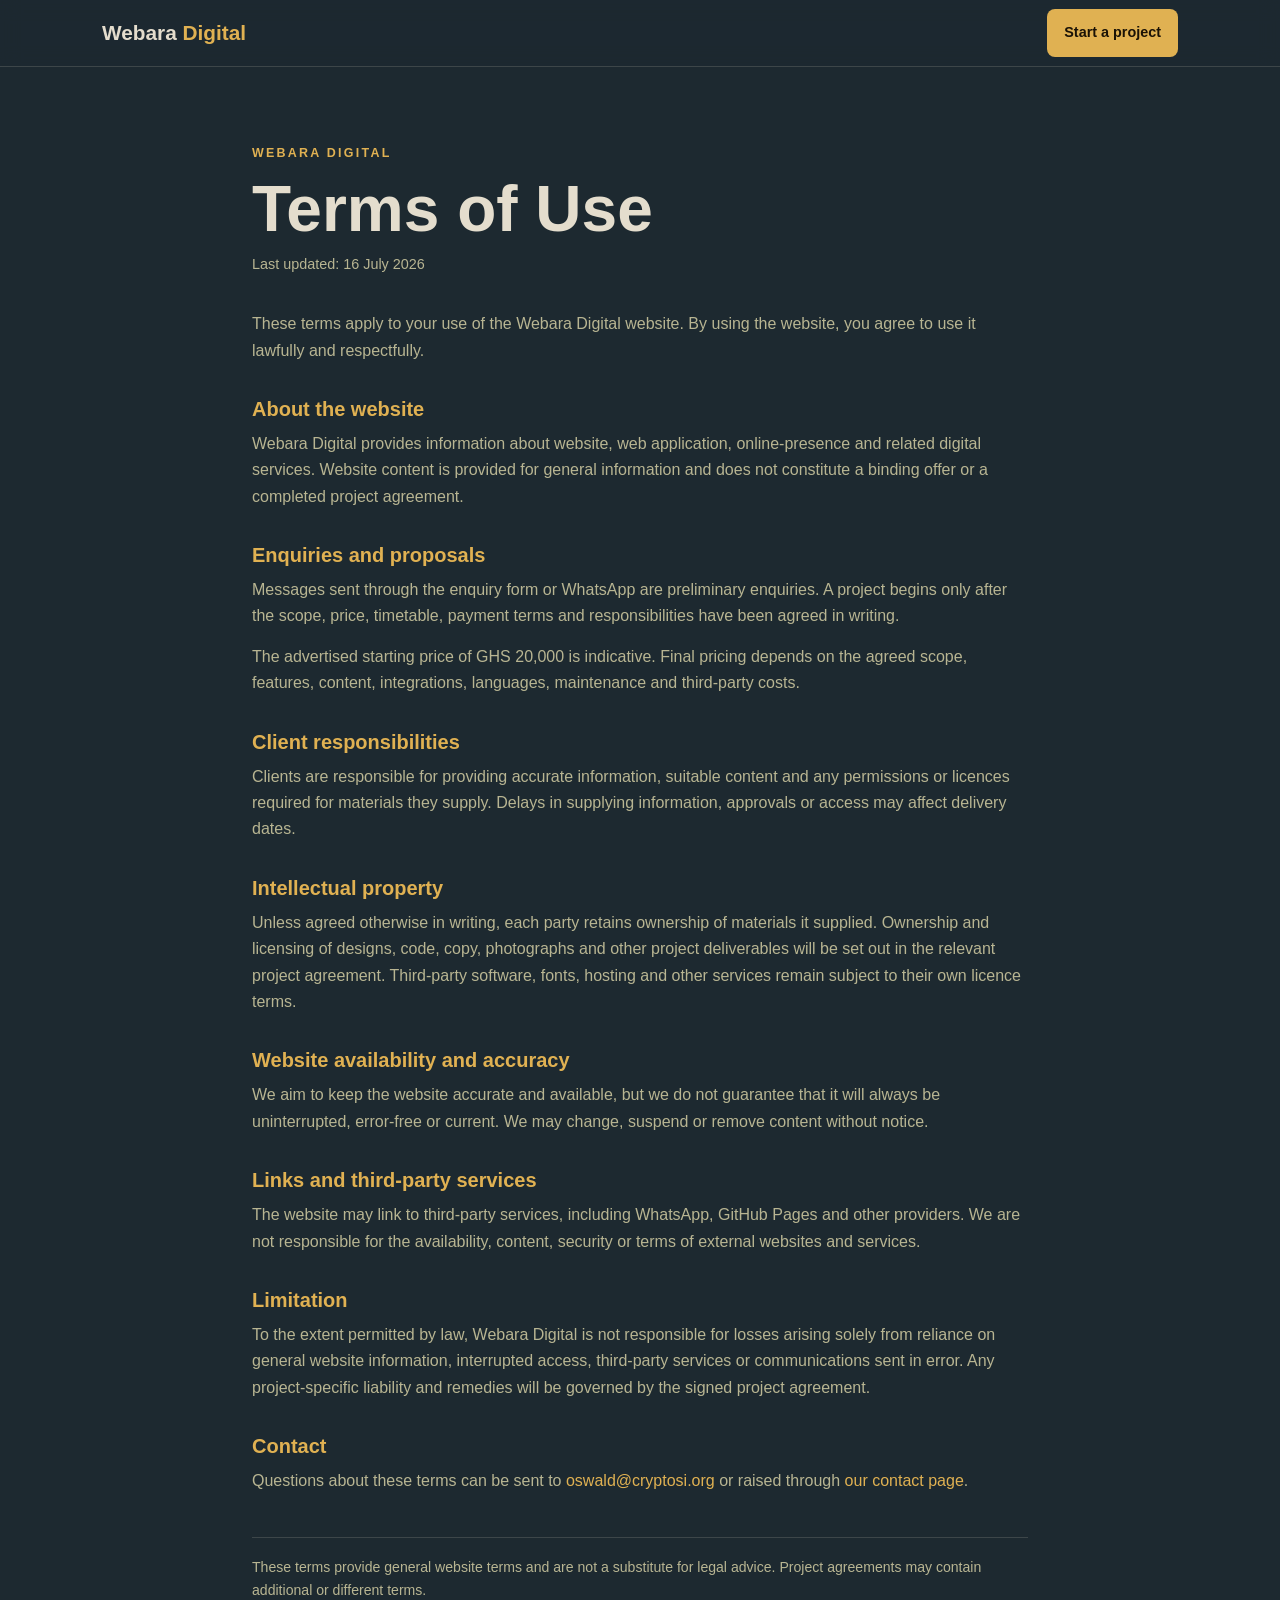
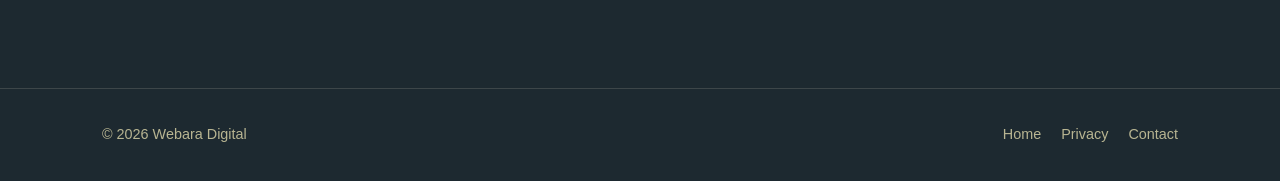
<file: terms.html>
<!DOCTYPE html>
<html lang="en">
<head>
  <meta charset="UTF-8">
  <meta name="viewport" content="width=device-width, initial-scale=1.0">
  <title>Terms of Use — Webara Digital</title>
  <meta name="description" content="Terms of use for the Webara Digital website and preliminary project enquiries.">
  <link rel="stylesheet" href="styles.css">
</head>
<body>
  <header class="nav">
    <div class="container nav-inner">
      <a class="brand" href="index.html">Webara <b>Digital</b></a>
      <a class="btn btn-gold" href="index.html#contact">Start a project</a>
    </div>
  </header>

  <main class="legal-page">
    <div class="container legal-content">
      <span class="eyebrow">Webara Digital</span>
      <h1>Terms of Use</h1>
      <p class="legal-updated">Last updated: 16 July 2026</p>

      <p>These terms apply to your use of the Webara Digital website. By using the website, you agree to use it lawfully and respectfully.</p>

      <h2>About the website</h2>
      <p>Webara Digital provides information about website, web application, online-presence and related digital services. Website content is provided for general information and does not constitute a binding offer or a completed project agreement.</p>

      <h2>Enquiries and proposals</h2>
      <p>Messages sent through the enquiry form or WhatsApp are preliminary enquiries. A project begins only after the scope, price, timetable, payment terms and responsibilities have been agreed in writing.</p>
      <p>The advertised starting price of GHS 20,000 is indicative. Final pricing depends on the agreed scope, features, content, integrations, languages, maintenance and third-party costs.</p>

      <h2>Client responsibilities</h2>
      <p>Clients are responsible for providing accurate information, suitable content and any permissions or licences required for materials they supply. Delays in supplying information, approvals or access may affect delivery dates.</p>

      <h2>Intellectual property</h2>
      <p>Unless agreed otherwise in writing, each party retains ownership of materials it supplied. Ownership and licensing of designs, code, copy, photographs and other project deliverables will be set out in the relevant project agreement. Third-party software, fonts, hosting and other services remain subject to their own licence terms.</p>

      <h2>Website availability and accuracy</h2>
      <p>We aim to keep the website accurate and available, but we do not guarantee that it will always be uninterrupted, error-free or current. We may change, suspend or remove content without notice.</p>

      <h2>Links and third-party services</h2>
      <p>The website may link to third-party services, including WhatsApp, GitHub Pages and other providers. We are not responsible for the availability, content, security or terms of external websites and services.</p>

      <h2>Limitation</h2>
      <p>To the extent permitted by law, Webara Digital is not responsible for losses arising solely from reliance on general website information, interrupted access, third-party services or communications sent in error. Any project-specific liability and remedies will be governed by the signed project agreement.</p>

      <h2>Contact</h2>
      <p>Questions about these terms can be sent to <a href="mailto:oswald@cryptosi.org">oswald@cryptosi.org</a> or raised through <a href="index.html#contact">our contact page</a>.</p>

      <p class="legal-note">These terms provide general website terms and are not a substitute for legal advice. Project agreements may contain additional or different terms.</p>
    </div>
  </main>

  <footer class="footer">
    <div class="container footer-inner">
      <div>&copy; 2026 Webara Digital</div>
      <nav class="flinks">
        <a href="index.html">Home</a>
        <a href="privacy.html">Privacy</a>
        <a href="index.html#contact">Contact</a>
      </nav>
    </div>
  </footer>
</body>
</html>
</file>
<file: styles.css>
:root{
  --bg:#1D2930;
  --bg-2:#203037;
  --card:#32404D;
  --gold:#E0B152;
  --gold-2:#ecd09a;
  --cream:#E4DDCD;
  --muted:#B8B592;
  --border:rgba(228,221,205,.16);
  --nav-bg:rgba(29,41,48,.94);
  --font-head:'Montserrat',sans-serif;
  --font-sub:'Montserrat',sans-serif;
  --font-body:'Lato',sans-serif;
  --max:1120px;
  --radius:10px;
}
*{box-sizing:border-box;margin:0;padding:0}
html{scroll-behavior:smooth}
body{background:var(--bg);color:var(--cream);font-family:var(--font-body);line-height:1.65;-webkit-font-smoothing:antialiased;transition:background .25s,color .25s}
a{color:inherit;text-decoration:none}
img{max-width:100%}
.container{max-width:var(--max);margin:0 auto;padding:0 22px}
.eyebrow{font-family:var(--font-sub);letter-spacing:.18em;text-transform:uppercase;font-size:.78rem;color:var(--gold);font-weight:600}
h1,h2,h3{font-family:var(--font-head);font-weight:700;line-height:1.15;color:var(--cream)}
h2{font-size:clamp(1.7rem,3.5vw,2.4rem);margin-bottom:.5rem}
h3{font-family:var(--font-sub);font-size:1.15rem;color:var(--gold);letter-spacing:.01em}
p{color:var(--cream)}
section{padding:72px 0}
section[id]:not(#top){scroll-margin-top:80px}
.lead{font-size:1.1rem;color:var(--muted);max-width:62ch}

/* Nav */
.nav{position:sticky;top:0;z-index:50;background:var(--nav-bg);backdrop-filter:blur(10px);border-bottom:1px solid var(--border);transition:background .25s}
.nav-inner{display:flex;align-items:center;justify-content:space-between;height:66px}
.brand{font-family:var(--font-head);font-size:1.3rem;color:var(--cream);font-weight:700;white-space:nowrap}
.brand b{color:var(--gold);font-weight:700}
.nav-links{display:flex;gap:16px;font-family:var(--font-sub);font-weight:500;font-size:.9rem}
.nav-links a{color:var(--muted);transition:color .2s;white-space:nowrap}
.nav-links a:hover{color:var(--gold)}
.nav-inner>.btn{flex-shrink:0;white-space:nowrap;padding:11px 16px;font-size:.9rem}
.nav-toggle{display:none;margin-left:auto;background:none;border:none;color:var(--cream);font-size:1.6rem;line-height:1;cursor:pointer;width:48px;height:48px;flex:0 0 48px;padding:0}
.btn{display:inline-block;font-family:var(--font-sub);font-weight:600;font-size:.95rem;padding:12px 22px;border-radius:8px;cursor:pointer;border:1px solid transparent;transition:transform .15s,background .2s,color .2s}
.btn-gold{background:var(--gold);color:#1a1206}
.btn-gold:hover{background:var(--gold-2);transform:translateY(-1px)}
.btn-outline{background:transparent;color:var(--cream);border-color:var(--border)}
.btn-outline:hover{border-color:var(--gold);color:var(--gold)}

/* Hero */
.hero{padding:112px 0 96px;text-align:left;background:linear-gradient(90deg,rgba(19,28,32,.92) 0%,rgba(19,28,32,.72) 39%,rgba(19,28,32,.22) 78%,rgba(19,28,32,.08) 100%),url('assets/webara-digital-hero.jpg') center/cover no-repeat}
.hero h1{font-size:clamp(2.3rem,6vw,4rem);margin:.5rem 0 1rem;max-width:680px}
.hero .lead{margin:0 0 1.8rem;text-align:left;max-width:620px}
.hero-cta{display:flex;gap:14px;justify-content:flex-start;flex-wrap:wrap}

/* Imagery */
.section-image{margin:0 0 32px;overflow:hidden;border:1px solid var(--border);border-radius:var(--radius);background:var(--card)}
.section-image img{display:block;width:100%;aspect-ratio:16/7;object-fit:cover}
.section-image figcaption{padding:11px 16px;color:var(--muted);font-size:.88rem}
.services-image{max-width:920px;margin:0 auto 36px}
.portfolio-section{background:linear-gradient(180deg,rgba(32,48,55,.5),rgba(29,41,48,0))}
.portfolio-section .section-head{margin-bottom:28px}
.portfolio-toolbar{display:flex;align-items:center;justify-content:space-between;gap:16px;margin:0 0 14px}
.portfolio-hint{color:var(--muted);font-size:.9rem}
.portfolio-controls{display:flex;gap:8px}
.portfolio-arrow{width:44px;height:44px;display:grid;place-items:center;border:1px solid var(--border);border-radius:50%;background:var(--bg-2);color:var(--gold);font-size:1.25rem;cursor:pointer;transition:background .2s,border-color .2s,color .2s}
.portfolio-arrow:hover{background:var(--gold);border-color:var(--gold);color:var(--bg)}
.portfolio-arrow:focus-visible,.portfolio-track:focus-visible{outline:3px solid var(--gold);outline-offset:3px}
.portfolio-track{display:grid;grid-auto-flow:column;grid-auto-columns:31%;gap:18px;overflow-x:auto;overscroll-behavior-x:contain;scroll-snap-type:x mandatory;scroll-behavior:smooth;padding:2px 2px 16px;scrollbar-color:var(--gold) var(--bg-2);scrollbar-width:thin}
.portfolio-card{min-width:0;overflow:hidden;background:var(--card);border:1px solid var(--border);border-radius:var(--radius);scroll-snap-align:start;transition:transform .35s ease,border-color .35s ease}
.portfolio-card:hover,.portfolio-card:focus-within{transform:translateY(-4px);border-color:rgba(224,177,82,.55)}
.portfolio-card img{display:block;width:100%;aspect-ratio:16/10;object-fit:cover;transition:transform .55s cubic-bezier(.2,.7,.2,1)}
.portfolio-card:hover img,.portfolio-card:focus-within img{transform:scale(1.04)}
.portfolio-image-placeholder{position:relative;display:grid;place-items:center;aspect-ratio:16/10;overflow:hidden;background:linear-gradient(135deg,#283740,#3b4b53 52%,#27353b);background-size:200% 200%;animation:portfolio-glow-drift 10s ease-in-out infinite alternate;border-bottom:1px solid var(--border)}
.portfolio-image-placeholder::before,.portfolio-image-placeholder::after{content:"";position:absolute;border:1px solid rgba(228,221,205,.12);border-radius:50%;width:70%;aspect-ratio:1;transform:rotate(-24deg) scaleX(1.5);animation:portfolio-orbit-a 13s ease-in-out infinite alternate}
.portfolio-image-placeholder::after{width:48%;transform:rotate(28deg) scaleX(1.5);border-color:rgba(224,177,82,.18);animation-name:portfolio-orbit-b;animation-duration:16s}
.portfolio-image-placeholder span{position:relative;z-index:1;padding:8px 12px;border:1px solid rgba(228,221,205,.22);border-radius:999px;background:rgba(29,41,48,.8);color:var(--cream);font-family:var(--font-sub);font-size:.72rem;font-weight:600;letter-spacing:.1em;text-transform:uppercase;box-shadow:0 0 0 0 rgba(224,177,82,.2);animation:portfolio-label-glow 4s ease-in-out infinite}
.portfolio-card-copy{padding:18px 20px 20px}
.portfolio-index{color:var(--gold);font-family:var(--font-sub);font-size:.7rem;font-weight:700;letter-spacing:.16em}
.portfolio-card-copy h3{margin-top:5px;color:var(--cream);font-size:1rem}
@keyframes portfolio-glow-drift{0%{background-position:0% 35%}100%{background-position:100% 65%}}
@keyframes portfolio-orbit-a{0%{transform:rotate(-24deg) scaleX(1.5) translate(-2%,0);opacity:.55}100%{transform:rotate(-8deg) scaleX(1.5) translate(3%,2%);opacity:.9}}
@keyframes portfolio-orbit-b{0%{transform:rotate(28deg) scaleX(1.5) translate(2%,1%);opacity:.55}100%{transform:rotate(46deg) scaleX(1.5) translate(-3%,-2%);opacity:.95}}
@keyframes portfolio-label-glow{0%,100%{box-shadow:0 0 0 0 rgba(224,177,82,.12)}50%{box-shadow:0 0 12px 2px rgba(224,177,82,.24)}}
@media (hover:hover) and (pointer:fine){#portfolio:hover .portfolio-image-placeholder,#portfolio:hover .portfolio-image-placeholder::before,#portfolio:hover .portfolio-image-placeholder::after,#portfolio:hover .portfolio-image-placeholder span{animation-play-state:paused}}
.process-section .container{display:block}
.process-section .section-head{margin-bottom:34px}
.process-layout{display:grid;grid-template-columns:.95fr 1.05fr;gap:28px;align-items:start}
.process-image{margin:0}
.process-image img{aspect-ratio:4/3}
.process-layout .steps{display:grid;grid-template-columns:repeat(2,minmax(0,1fr));gap:20px}
.consultation-image{margin:0 0 22px}
.consultation-image img{aspect-ratio:16/8}

/* Legal pages */
.legal-page{min-height:calc(100vh - 132px);padding:72px 0}
.legal-content{max-width:820px}
.legal-content h1{font-size:clamp(2.4rem,6vw,4rem);margin:.5rem 0 .4rem}
.legal-content h2{font-family:var(--font-sub);font-size:1.25rem;margin:34px 0 10px;color:var(--gold)}
.legal-content p,.legal-content li{color:var(--muted);font-size:1rem}
.legal-content p{margin-bottom:14px}
.legal-content ul{padding-left:22px;margin:0 0 14px;display:grid;gap:7px}
.legal-content a{color:var(--gold)}
.legal-updated{font-size:.9rem!important;color:var(--muted);margin-bottom:34px!important}
.legal-note{border-top:1px solid var(--border);margin-top:42px;padding-top:18px;font-size:.88rem!important}

/* Section heading */
.section-head{text-align:center;max-width:640px;margin:0 auto 44px}
.section-head .lead{margin:14px auto 0}

/* Services grid */
.grid{display:grid;grid-template-columns:repeat(auto-fit,minmax(240px,1fr));gap:20px}
.card{background:var(--card);border:1px solid var(--border);border-radius:var(--radius);padding:26px;transition:transform .15s,border-color .2s}
.card:hover{transform:translateY(-3px);border-color:rgba(224,177,82,.5)}
.card .icon{width:44px;height:44px;border-radius:10px;background:rgba(224,177,82,.14);display:flex;align-items:center;justify-content:center;color:var(--gold);font-family:var(--font-sub);font-weight:700;font-size:1rem;margin-bottom:14px}
.card h3{margin-bottom:8px}
.card p{color:var(--muted);font-size:.97rem}

/* Global band */
.band{background:var(--bg-2);border-top:1px solid var(--border);border-bottom:1px solid var(--border)}
.band .container{display:grid;grid-template-columns:1fr 1fr;gap:36px;align-items:center}
.band h2{text-align:left}
.band-list{list-style:none;display:grid;gap:12px}
.band-list li{display:flex;gap:12px;align-items:flex-start;color:var(--muted)}
.band-list .dot{color:var(--gold);font-family:var(--font-head);font-weight:700}

/* Website audit */
.audit-grid{display:grid;grid-template-columns:repeat(auto-fit,minmax(240px,1fr));gap:20px;margin-top:8px}
.audit-explain{max-width:820px;margin:44px auto 0;background:var(--bg-2);border:1px solid var(--border);border-radius:var(--radius);padding:32px}
.audit-explain h3{font-family:var(--font-head);font-size:clamp(1.25rem,2.5vw,1.5rem);color:var(--cream);margin-bottom:14px}
.audit-explain p{color:var(--muted);margin-bottom:14px;font-size:1rem}
.audit-explain ul{list-style:none;display:grid;gap:11px;margin-top:18px}
.audit-explain li{padding-left:26px;position:relative;color:var(--muted)}
.audit-explain li::before{content:"\2713";position:absolute;left:0;color:var(--gold);font-weight:700}
.audit-explain strong{color:var(--cream);font-family:var(--font-sub)}
.audit-example{margin-top:44px;background:var(--card);border:1px solid var(--border);border-radius:var(--radius);padding:32px}
.audit-example-head{max-width:640px;margin:0 auto 28px;text-align:center}
.audit-example-head h3{font-family:var(--font-head);font-size:clamp(1.25rem,2.5vw,1.6rem);color:var(--cream);margin:10px 0 8px}
.audit-example-head p{color:var(--muted)}
.audit-scores{display:grid;grid-template-columns:repeat(4,1fr);gap:16px;margin-bottom:26px}
.score{text-align:center;padding:20px 10px;background:var(--bg-2);border:1px solid var(--border);border-radius:var(--radius)}
.score-num{font-family:var(--font-head);font-weight:700;font-size:clamp(1.9rem,4.5vw,2.6rem);line-height:1}
.score-num span{font-size:.85rem;font-weight:600;color:var(--muted);margin-left:2px}
.score-num.poor{color:#e07856}
.score-num.good{color:#8fc97a}
.score-label{font-family:var(--font-sub);font-size:.8rem;letter-spacing:.14em;text-transform:uppercase;color:var(--muted);margin-top:10px}
.audit-facts{list-style:none;display:grid;gap:10px;max-width:680px;margin:0 auto 28px;text-align:left}
.audit-facts li{padding-left:26px;position:relative;color:var(--muted)}
.audit-facts li::before{content:"\2192";position:absolute;left:0;color:var(--gold);font-weight:700}
.audit-facts strong{color:var(--cream);font-family:var(--font-sub)}
.audit-example-cta{display:flex;gap:14px;justify-content:center;align-items:center;flex-wrap:wrap}
.audit-price{font-family:var(--font-sub);font-size:.95rem;color:var(--muted);padding:10px 16px;border:1px dashed rgba(224,177,82,.45);border-radius:8px}
.audit-price b{color:var(--gold)}
.audit-fine{text-align:center;font-size:.82rem;color:var(--muted);margin-top:18px;opacity:.85}

/* Pricing */
.price-amount{font-family:var(--font-head);font-size:clamp(2.6rem,7vw,4rem);color:var(--gold);line-height:1}
.price-note{color:var(--muted);margin-top:8px;text-align:center}
.payment-note{max-width:720px;margin:24px auto 0;padding:16px 20px;border:1px solid rgba(224,177,82,.35);border-radius:var(--radius);background:rgba(224,177,82,.08);display:grid;gap:5px;text-align:left}
.payment-note strong{font-family:var(--font-sub);color:var(--gold)}
.payment-note span{color:var(--muted);font-size:.95rem}
.pricing-grid{display:grid;grid-template-columns:1.1fr .9fr;gap:24px;margin-top:40px;align-items:start}
.included,.addons{background:var(--card);border:1px solid var(--border);border-radius:var(--radius);padding:28px}
.addons{background:var(--bg-2)}
.included h3,.addons h3{margin-bottom:14px;color:var(--cream)}
.included ul,.addons ul{list-style:none;display:grid;gap:11px}
.included li{padding-left:26px;position:relative;color:var(--muted)}
.included li::before{content:"\2713";position:absolute;left:0;color:var(--gold);font-weight:700}
.addons li{color:var(--muted);padding-bottom:12px;border-bottom:1px solid var(--border)}
.addons li:last-child{border-bottom:none}
.addons strong{color:var(--cream);font-family:var(--font-sub)}

/* Process */
.steps{display:grid;grid-template-columns:repeat(auto-fit,minmax(200px,1fr));gap:20px}
.step{background:var(--card);border:1px solid var(--border);border-radius:var(--radius);padding:24px}
.step .num{font-family:var(--font-head);font-size:1.7rem;color:var(--gold);margin-bottom:8px}
.step h3{margin-bottom:6px;color:var(--cream);font-size:1.05rem;font-family:var(--font-sub)}

/* Contact */
.contact-grid{display:grid;grid-template-columns:1fr 1fr;gap:36px;align-items:start}
form{display:grid;gap:14px}
label{font-family:var(--font-sub);font-size:.85rem;color:var(--muted);font-weight:600}
input,textarea{width:100%;background:var(--bg-2);border:1px solid var(--border);border-radius:10px;padding:12px 14px;color:var(--cream);font-family:var(--font-body);font-size:1rem}
input:focus,textarea:focus{outline:none;border-color:var(--gold)}
textarea{resize:vertical;min-height:120px}
.contact-side p{color:var(--muted);margin-bottom:14px}
.contact-side a{color:var(--gold)}
.direct{display:grid;gap:10px;margin-top:18px}
.direct a{display:inline-flex;align-items:center;gap:10px;background:var(--card);border:1px solid var(--border);border-radius:10px;padding:12px 16px;color:var(--cream);transition:border-color .2s}
.direct a:hover{border-color:var(--gold)}

/* Theme toggle */
.theme-toggle{font-family:var(--font-sub);font-weight:600;font-size:.9rem;background:var(--card);border:1px solid var(--border);border-radius:10px;padding:10px 16px;color:var(--cream);cursor:pointer;transition:border-color .2s,color .2s;white-space:nowrap}
.theme-toggle:hover{border-color:var(--gold);color:var(--gold)}

/* Footer */
.footer{border-top:1px solid var(--border);padding:34px 0;color:var(--muted);font-size:.9rem}
.footer-inner{display:flex;justify-content:space-between;flex-wrap:wrap;gap:16px;align-items:center}
.footer a{color:var(--muted)}
.footer a:hover{color:var(--gold)}
.footer .flinks{display:flex;gap:20px;font-family:var(--font-sub);font-size:.9rem}
.footer-credit{display:inline-flex;align-items:center;gap:8px;text-decoration:none!important;color:var(--muted)!important;font-family:var(--font-sub);font-size:.82rem}
.footer-credit img{width:28px;height:28px;object-fit:contain;border-radius:7px}
.footer-credit strong{color:var(--cream);font-weight:600}
.footer-credit:hover strong{color:var(--gold)}

/* Responsive */
/* Collapse before the full desktop navigation and CTA become cramped. */
@media(max-width:1110px){
  .nav-toggle{display:inline-flex;align-items:center;justify-content:center}
  .nav-inner>.btn{display:none}
  .nav-links{
    display:none;
    position:absolute;top:66px;left:0;right:0;
    flex-direction:column;gap:0;
    background:var(--nav-bg);
    border-bottom:1px solid var(--border);
    padding:6px 22px 14px;
    backdrop-filter:blur(10px);
  }
  .nav-links.open{display:flex}
  .nav-links a{padding:14px 0;border-bottom:1px solid var(--border);width:100%}
  .nav-links a:last-child{border-bottom:none}
}
@media(max-width:900px){
  .portfolio-track{grid-auto-columns:40%}
  .audit-scores{grid-template-columns:repeat(2,1fr)}
  .process-layout,.process-layout .steps{grid-template-columns:1fr}
  .process-layout>figure,.process-layout>div{min-width:0}
}
@media(max-width:400px){
  .audit-scores{gap:10px}
  .score{padding:16px 8px}
  .score-num{font-size:1.7rem}
  .score-num span{font-size:.72rem}
  .score-label{font-size:.7rem;letter-spacing:.1em}
}
@media(max-width:350px){
  .audit-scores{grid-template-columns:1fr}
}
@media(max-width:760px){
  section{padding:56px 0}
  .portfolio-track{grid-auto-columns:minmax(260px,84%)}
  .portfolio-controls{display:none}
  .portfolio-hint{width:100%;text-align:center}
  .band .container,.pricing-grid,.contact-grid{grid-template-columns:1fr}
  .audit-example{padding:24px 18px}
  .audit-explain{padding:24px 18px}
  .audit-example-cta{flex-direction:column;align-items:stretch}
  .audit-example-cta .btn{text-align:center}
  .audit-price{width:100%;text-align:center;box-sizing:border-box}
  .footer-inner{flex-direction:column;text-align:center}
  .footer .flinks{flex-wrap:wrap;justify-content:center;gap:12px 20px}
  .band h2{text-align:center}
  .process-layout,.process-layout .steps{grid-template-columns:1fr}
  .hero{padding:72px 0 56px}
}
@media(prefers-reduced-motion:reduce){*{scroll-behavior:auto!important;transition:none!important;animation:none!important}}
</file>
